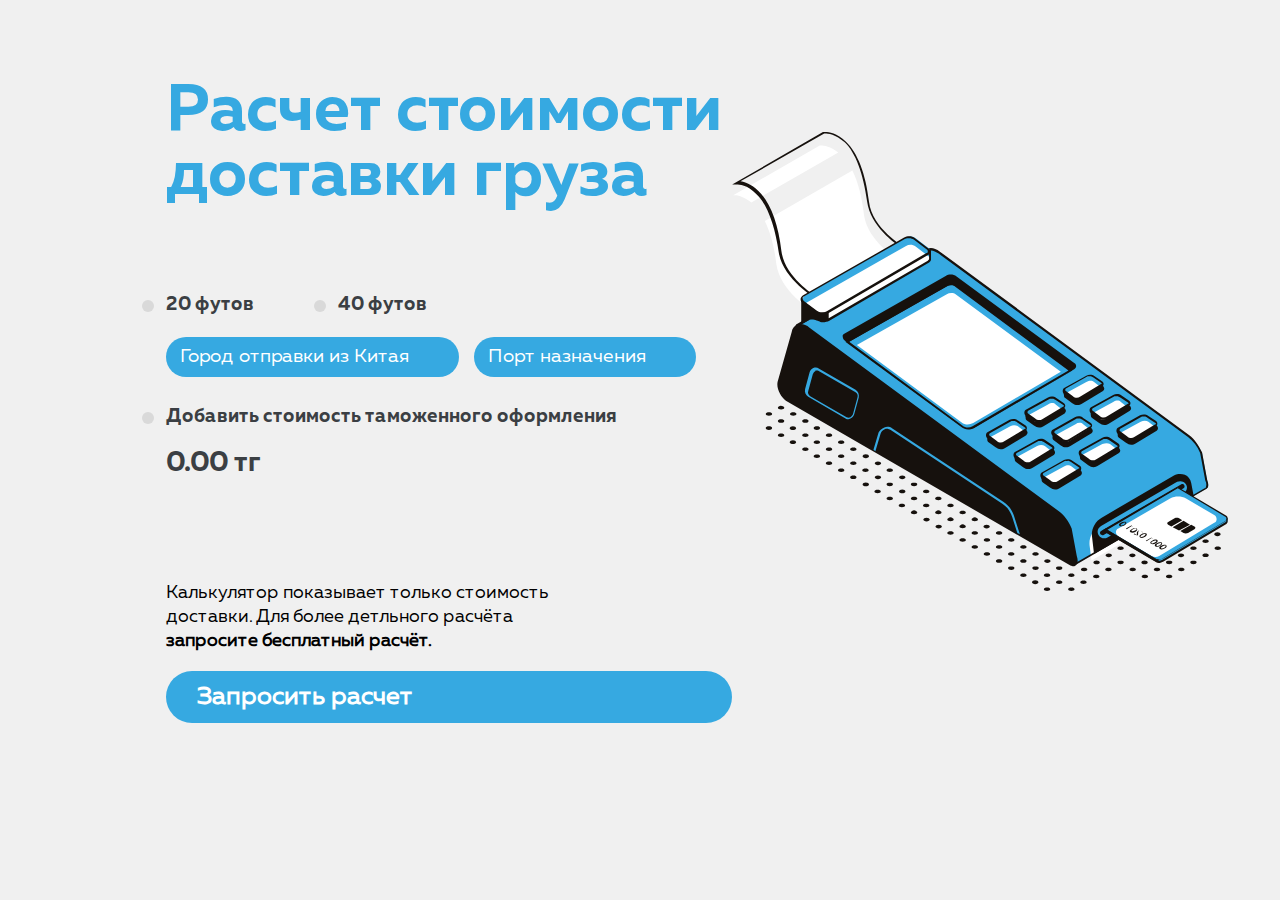
<file: calculator/index.html>
<html lang="en">
<head>
  <meta charset="UTF-8">
  <meta http-equiv="X-UA-Compatible" content="IE=edge">
  <meta name="viewport" content="width=device-width, initial-scale=1.0">
  <!-- Link to the custom CSS -->
  <link rel="stylesheet" href="../assets/css/style.css">
  <title>Calculator</title>
</head>
<body>
  <main>
    <section class="calculator-section">
      <!-- bg-line -->
      <div class="mobile-line">
        <img width="100%" src="../assets/images/mobile-calc-line.svg" alt="../assets/images/mobile-calc-line.svg" />
      </div>

      <!-- Mobile-calc image -->
      <div class="mobile-calc-img">
        <img src="../assets/images/mobile-calc-img.svg" alt="../assets/images/mobile-calc-img.svg" />
      </div>
      <div class="container-calc">
        <div class="calculator__outer">


          <div class="calculator__inner">
            <!-- Заголовок -->
            <div class="calculator__title">
              <p>Расчет стоимости доставки груза</p>
            </div>

            <!-- Калькулятор -->
            <div class="calculator">
              <div class="calculator-line-one">
                <span class="calc-span-left calc-foots">20 футов</span>
                <span class="calc-span-right calc-foots">40 футов</span>
              </div>
              <div class="calculator-line-two">
                <select name="city-select" id="city-select" class="calculator-select-box">
                  <option class="calc-select-box-label" value="" disabled selected hidden>Город отправки из Китая</option>
                  <option value="Nankin">Пекин</option>
                  <option value="Beijing">Нанкин</option>
                  <option value="Shanghai">Гаунчжоу</option>
                  <option value="Nando">Шанхай</option>
                </select>
                <select name="port-select" id="port-select" class="calculator-select-box">
                  <option value="calc-select-box-label" disabled selected hidden>Порт назначения</option>
                  <option value="">Пекин</option>
                  <option value="">Нанкин</option>
                  <option value="">Гуанчжоу</option>
                  <option value="">Шанхай</option>
                </select>
              </div>

              <!-- Строка-третья -->
              <div class="calc-transcript">
                <!-- Transcript-span -->
                <span class="transcript-title calc-span">Добавить стоимость таможенного оформления</span>
                <span class="price">0.00 тг</span>

              </div>

              <!-- Calc-subtext -->
              <div class="calc-subtext">
                <p>Калькулятор показывает только стоимость доставки. Для более детльного расчёта <strong>запросите бесплатный расчёт.</strong></p>
              </div>

              <div class="calc-btn">
                <button class="btn-blue">Запросить расчет</button>
              </div>


            </div>

          </div>
          
          <!-- Image -->
          <div class="calculator__outer-img-wrap">
            <img class="calc-img" src="../assets/images/calculator-img.svg" alt="../assets/images/calculator-img.svg">
          </div>
        </div>
      </div>
    </section>
  </main>




</body>
</html>
</file>
<file: assets/css/style.css>
/* Код для подключения шрифта в /css/stylename.css */
@font-face { 
  font-family: "MullerBold";
  src: url("../fonts/MullerBold.woff") format("woff");
  font-style: normal;
  font-weight: 700;
}

/* Код для подключения шрифта в /css/stylename.css */
@font-face { 
  font-family: "MullerRegular";
  src: url("../fonts/MullerRegular.woff") format("woff");
  font-style: normal;
  font-weight: 400;
}



/** Custom properties */
:root {
  /** Custom color properties */
  --black: #000;
  --white: #fff;
  --sky-blue: #36A9E1;
  --silver-main: #f0f0f0;
  --gray-main: #3B3F43;
  --gray-d9: #d9d9d9;



  /** Custom typography */
  --fs-1: 100px;
  --fs-2: 28px;
  --fs-3: 18px;

  --lh-1: 95px;
  --lh-2: 36px;
  --lh-3: 24px;
  --lh-4: 18px;

  --ff-muller-bold: "MullerBold", sans-serif;
  --ff-muller-reg: "MullerRegular", sans-serif;

  --fw-700: 700;
  --fw-400: 400;
}

/*-----------------------------------*\
  #RESET
\*-----------------------------------*/

*, *::before, *::after {
  margin: 0;
  padding: 0;
  box-sizing: border-box;
}

li { list-style: none; }

a {
  color: inherit;
  text-decoration: none;
  cursor: pointer;
}

a, img, span, input, button, ion-icon { display: block; }

img { height: auto; }

input, button {
  background: none;
  border: none;
  font: inherit;
}

input { width: 100%; }

button { cursor: pointer; }

ion-icon { pointer-events: none; }

address { font-style: normal; }

html {
  font-family: var(--ff-muller-reg);
  background-color: #f0f0f0;
  font-size: var(--fs-3);
  line-height: 26px;
  font-weight: var(--fw-400);
  scroll-behavior: smooth;
}

body {
  color: var(--gray-main);
}

/* :focus-visible { outline-offset: 4px; }
::-webkit-scrollbar { width: 10px; }
::-webkit-scrollbar-track { background-color: var(--silver-main); }
::-webkit-scrollbar-thumb { background-color: #4d4d4d; border-radius: 33px; } */

::placeholder {
  color: #fff;
  opacity: 1;
}

::ms-input-placeholder { color: #fff; }

::ms-input-placeholder { color: #fff; }

.btn-white {
  background: var(--white);
  color: var(--sky-blue);
  border: 1px solid var(--sky-blue);
  border-radius: 33px;
  padding: 10px 14px;
  /* font-size: 18px; */
  line-height: 18px;
  font-weight: var(--fw-400);
}

.btn-blue {
  width: max-content;
  background: var(--sky-blue);
  border: none;
  color: var(--white);
  font-size: var(--fs-3);
  line-height: var(--lh-4);
  padding: 10px 14px;
  border-radius: 33px;


}



/********************************************************************************************************************************************************************************************
  - # Main
********************************************************************************************************************************************************************************************/
main { width: 100%; background: var(--silver-main); }

.head {
  width: 100%;
  height: auto;
  background: var(--sky-blue);
  border-radius: 0 0 50px 50px;
  position: relative;
  overflow: hidden;
}

.head-bg-lines-wrap {
  position: absolute;
  z-index: 1;
  top: -13px;
  left: -251px;
}

.mobile-bg-lines-wrap {
  display: none;

}

.head-bg-lines {
  width: 2606px;
  height: 1522px;
}

.head-container {
  width: 78%;
  margin: 0 auto;
  position: relative;
  z-index: 10;
}

.head__outer {
  width: 100%;
  margin-block-start: 88px;
  margin-block-end: 160px;
}

.header-wrap {
  width: 100%;
}

header {
  width: 1237px;
  margin: 0 auto;
  background-color: var(--white);
  border-radius: 100px;
  padding-left: 72px;
  padding-right: 16px;
  padding-top: 12px;
  padding-bottom: 12px;
  display: flex;
  justify-content: space-between;
}

.desktop-navbar {
  display: flex;
  justify-content: center;
  align-items: center;
  gap: 32px;

}

.desktop-navbar a {
  color: var(--sky-blue);
}

.tel-btn-group {
  display: flex;
  gap: 38px;
}

.desktop-tel-wrap {
  color: var(--sky-blue);
  display: flex;
  justify-content: center;
  align-items: center;
}

.toolbar-mobile {
  display: none;
}

.menu-mobile ion-icon {
  color: var(--white);
  font-size: 42px;
}

.menu-mobile {
  position: absolute;
  top: 40px;
  left: 0;
}

.toolbar-phone {
  position: absolute;
  top: 40px;
  right: 0;
}

.navbar {
  width: 318px;
  height: 100vh;
  background-color: var(--white);
  border-radius: 0 45px 45px 0;
  padding-top: 48px;
  padding-left: 20px;
  display: flex;
  flex-direction: column;
  position: fixed;
  top: 0;
  left: -318px;
  gap: 36px;
  z-index: 20;
  transition: 0.25s ease;
}

.navbar.active {
  left: 0;
}

.overlay {
  width: 100%;
  height: 100vh;
  background: #000;
  opacity: 0.8;
  position: fixed;
  top: 0;
  left: 0;
  z-index: 15;
  transition: 0.25s ease;
  display: none;
}

.overlay.active {
  display: block;
}

.navbar-menu ion-icon {
  color: var(--sky-blue);
  font-size: 42px;
}

.navbar-list {
  display: flex;
  flex-direction: column;
  gap: 25px;
}

.navbar-list-item {
  width: max-content;
  font-family: var(--ff-muller-reg);
  font-size: var(--fs-3);
  color: var(--sky-blue);
  background: transparent;
  border: 1px solid var(--sky-blue);
  border-radius: 33px;
  padding: 7px 14px;
}

.hero {
  width: 100%;
  padding-block-start: 88px;
}

.hero__title {
  font-family: var(--ff-muller-bold);
  font-weight: var(--fw-700);
  font-size: var(--fs-1);
  line-height: 100px;
  color: var(--white);
  display: flex;
  justify-content: center;
  margin-bottom: 86px;
}

.hero__title p {
  width: 52%;
  text-align: center;
}

.hero-mobile__ship {
  width: 100%;
  display: flex;
  justify-content: center;
  margin-bottom: 40px;
}

.hero-mobile {
  width: 100%;
}

.ship-mobile {
  width: 127px;
  height: 112px;
}

.hero-mobile {
  display: none;
}

.hero-mobile__title {
  font-family: var(--ff-muller-bold);
  font-weight: var(--fw-700);
  font-size: 50px;
  line-height: 57px;
  color: var(--white);
  display: flex;
  justify-content: center;
  margin-bottom: 58px;
}

.hero-mobile__title p {
  width: 60%;
  text-align: center;
}


.hero__subtext {
  width: 100%;
  font-family: var(--ff-muller-reg);
  font-weight: var(--fw-400);
  color: var(--black);
  font-size: 18px;
  line-height: 24px;
  gap: 18px;

  display: flex;
  flex-direction: column;
  justify-content: center;
  margin-bottom: 35px;


}

.hero__subtext-top, .hero__subtext-bottom {
  width: 100%;
  display: flex;
  justify-content: center;
}

.hero__subtext-top p {
  width: 34%;
  text-align: center;
}

.hero__subtext-dot {
  width: 100%;
  display: flex;
  justify-content: center;
}

.hero__subtext-bottom p {
  width: 32%;
  text-align: center;
}

.hero-mobile__subtext {
  width: 100%;
  font-family: var(--ff-muller-reg);
  font-weight: var(--fw-400);
  color: var(--black);
  font-size: 18px;
  line-height: 24px;
  gap: 18px;

  display: flex;
  flex-direction: column;
  justify-content: center;
  margin-bottom: 59px;
}

.hero-mobile__subtext-top, .hero-mobile__subtext-bottom {
  display: flex;
  justify-content: center;
}

.hero-mobile__subtext-top p {
  width: 56%;
  text-align: center;
}

.hero-mobile__subtext-dot {
  width: 100%;
  display: flex;
  justify-content: center;
}

.hero-mobile__subtext-bottom p {
  width: 56%;
  text-align: center;
}


.hero-form {
  width: 100%;
  display: flex;
  justify-content: space-between;
}


.form__input-group {
  display: flex;
  justify-content: center;
  align-items: center;
  gap: 25px;
}

.form__input {
  width: 300px;
  background: transparent;
  font-family: var(--ff-muller-reg);
  font-weight: var(--fw-400);
  color: var(--white);
  font-size: 18px;
  line-height: 24px;
  border-bottom: 1px solid var(--white);
  padding: 7px 0;

  appearance: none;
  background: none;
  outline: none;
}

.group-img {
  display: none;
}

.hero-mobile__form {
  width: 100%;
  display: flex;
  flex-direction: column;
  gap: 53px;
}

.hero-mobile__form-input-group {
  display: flex;
  flex-direction: column;
  gap: 25px;
}

.hero-mobile__form-input {
  width: 100%;
  display: flex;
  justify-content: center;
}

.hero-mobile__form-input-group button {
  width: 300px;
  color: #000;
}

.hero-mobile__form-btn {
  display: flex;
  justify-content: center;
}

.hero-mobile__form-img-group {
  display: flex;
  justify-content: space-between;
}



.services { 
  width: 100%;
  background: url("../images/main-bg.png") 0 260px no-repeat;
  color: var(--gray-main);
  padding-block-start: 98px;
  padding-block-end: 1538px;
}

.container {
  width: 63%;
  margin: 0 auto;
}

.services__inner { position: relative; }

.services__title {
  font-family: var(--ff-muller-bold);
  font-weight: var(--fw-700);
  font-size: var(--fs-1);
  line-height: var(--lh-1);
  margin-bottom: 42px;
}

.txt-block-one {
  width: 41%;
}

.txt-block {
  display: flex;
  flex-direction: column;
  gap: 24px;
}

.txt-block__title {
  font-weight: var(--fw-700);
  font-size: 28px;
  line-height: 36px;
  color: #36A9E1;
}

.txt-block__content {
  display: flex;
  flex-direction: column;
  gap: 24px;
}








.txt-block-one-top {
  display: flex;
  flex-direction: column;
  gap: 32px;
  margin-bottom: 29px;
}

.txt-block-one__line-separator {
  width: 100%;
  margin-bottom: 39px;
}

.txt-block-one-bottom {
  display: flex;
  flex-direction: column;
  gap: 32px;
}

.txt-block {
  position: absolute;
  top: 980px;
  left: 0;
}

.txt-block__title {
  font-size: 28px;
  line-height: 36px;
}

.block__title-one {
  width: 36%;
}

.block__content-one {
  width: 48%;
}


.txt-block-three {
  position: absolute;
  top: 1517px;
  left: 740px;
}

.block__title-three {
  margin-bottom: 19px;
}

.block__content-three {
  width: 80%;

}

.txt-block-four {
  position: absolute;
  top: 1950px;
  left: 50px;
}

.block__title-four {
  width: 32%;
  margin-bottom: 24px;
}

.block__content-four {
  width: 36%;
}



/***************************************************************************************************************************************************************************************************************************************************************
  -# CALCULATOR SECTION
***************************************************************************************************************************************************************************************************************************************************************/
.calculator-section {
  width: 100%;
  position: relative;
  background-color: var(--silver-main);
}

.container-calc { width: 80%; margin: 0 auto; }

.calculator__outer {
  width: 100%;
  margin-block-start: 118px;
  margin-block-end: 18px;
  display: flex;
}

.calculator__title {
  width: 80%;
  font-family: var(--ff-muller-bold);
  font-weight: var(--fw-700);
  font-size: var(--fs-1);
  line-height: var(--lh-1);
  color: var(--sky-blue);
  margin-bottom: 120px;
}

.calculator {
  width: 100%;
}

.calculator-one {
  width: 100%;
}

.calculator-line-one {
  width: 100%;
  display: flex;
  gap: 84px;
  margin-bottom: 20px;
}

.calc-foots, .calc-span {
  font-family: var(--ff-muller-bold);
  font-weight: var(--fw-700);
  font-size: var(--fs-2);
  line-height: var(--lh-2);
  color: #3B3F43;
  position: relative;
}

.calc-foots::before {
  content: "";
  position: absolute;
  left: -24px;
  top: 8px;
  width: 12px;
  height: 12px;
  background-color: var(--gray-d9);
  border-radius: 50%;
}

.calculator-line-two {
  width: 100%;
  display: flex;
  gap: 15px;
  margin-bottom: 27px;
}

.calculator-select-box {
  width: max-content;
  font-family: var(--ff-muller-reg);
  line-height: 24px;
  appearance: none;
  border: none;
  outline: none;
  background-color: var(--sky-blue);
  padding-top: 10px;
  padding-bottom: 10px;
  padding-left: 14px;
  padding-right: 50px;
  border-radius: 33px;
  display: grid;
  color: var(--white);
  font-size: 28px;
  cursor: pointer;
  position: relative;
}

.calculator-select-box option {
  background-color: var(--white);
  color: var(--black);
}


.calc-transcript {
  width: 100%;
  font-family: var(--ff-muller-bold);
  font-weight: var(--fw-700);
  font-size: 28px;
  line-height: 36px;
  color: #3B3F43;
  position: relative;
  margin-bottom: 100px;

}

.transcript-title {
  position: relative;
  margin-bottom: 16px;
}

.transcript-title::before {
  content: "";
  position: absolute;
  width: 12px;
  height: 12px;
  border-radius: 50%;
  top: 8px;
  left: -24px;
  background-color: var(--gray-d9); 
}

.calc-subtext {
  width: 49%;
  font-family: var(--ff-muller-reg);
  font-weight: var(--fw-400);
  color: var(--black);
  font-size: var(--fs-3);
  line-height: var(--lh-3);
  margin-bottom: 23px;
}

.calc-btn button {
  width: 825px;
  text-align: left;
  padding-top: 17px;
  padding-bottom: 17px;
  padding-left: 31px;
  font-weight: var(--fw-700);
  font-size: var(--fs-2);
  color: var(--white);
}

.calculator__outer-img-wrap {
  display: flex;
  justify-content: center;
  align-items: center;
}

.calculator__inner {
  width: 62%;
}

.mobile-calc-img {
  width: 100%;
  display: flex;
  justify-content: center;
}

.mobile-line {
  width: 100%;
  position: absolute;
  display: none;
}

 .mobile-calc-img { display: none; }

 

/*******************************************************************************************************************************************************************************
  - # Tabbed Navigation
*******************************************************************************************************************************************************************************/
.tabbed-nav-section {
  width: 100%;
  padding-block-start: 187px;
  padding-block-end: 164px;
  overflow: hidden;
}

.tabbed-container {
  width: 1237px;
  margin: 0 auto;
}

.tabbed-nav__title {
  font-family: var(--ff-muller-bold);
  font-weight: var(--fw-700);
  font-size: var(--fs-1);
  line-height: var(--lh-1);
  color: var(--sky-blue);

  display: flex;
  justify-content: center;
  margin-bottom: 69px;
}

.tabbed-nav.at-accordion-or-tabs > li > a {
  font-family: var(--ff-muller-bold);
  font-weight: var(--fw-700);
  color: #16110D;
  font-size: 28px;
  line-height: 36px;

}

.tabbed-nav.at-accordion-or-tabs.at-tabs > li > a.active {
  background: var(--sky-blue);
  color: var(--white);
  border-radius: 28px 28px 0 0;
  border: none;
}



.tabbed-nav-link.active {
  background-color: var(--sky-blue);
}


.tabbed-nav.at-accordion-or-tabs.at-tabs > li > section {
  width: 100%;
  margin: 0 auto;
  height: 695px;
  background-color: var(--sky-blue);
  position: relative;
  border-radius: 28px;
}

.tabbed-nav.at-accordion-or-tabs.at-tabs > li > .tab-kz.active ~ section {
  border-radius: 0 28px 28px 28px;
}

.tab-desktop-bg-wrap {
  position: absolute;
  bottom: 0;
  right: 0;
}

.tab-info {
  width: 333px;
  height: 197px;
  position: absolute;
  top: 42px;
  left: 47px;
}

.tab-info__title {
  width: 100%;
  font-family: var(--ff-muller-bold);
  font-weight: var(--fw-700);
  font-size: 28px;
  line-height: 36px;
  color: var(--white);
  border: 1px solid var(--white);
  border-radius: 22px;
  padding: 3px 10px;
  margin-bottom: 28px;
  display: flex;
  justify-content: center;
}

.tab-info__txt-wrap {
  width: 100%;
  color: var(--white);
  display: flex;
  flex-direction: column;
  gap: 32px;


}

.tab-info__txt-phones {
  width: 100%;
  display: flex;
  flex-direction: column;
}



/*******************************************************************************************************************************************************************************
  - # Mobile-tabbed navigation
*******************************************************************************************************************************************************************************/
.mobile-tabbed-nav {
  width: 100%;
  position: relative;
  display: none;
}

.moble-tabbed-nav__tab-wrap {
  width: 100%;
  display: flex;
  justify-content: center;
}

.mobile-tabbed-nav__tab {
  background-color: var(--sky-blue);
  font-family: var(--ff-muller-bold);
  font-weight: var(--fw-700);
  font-size: var(--fs-2);

  color: var(--white);
  padding: 14px 32px;
  line-height: 36px;
  border-radius: 28px 28px 0 0;
}

.mobile-tabbed-nav section {
  width: 100%;
  height: 914px;
  border-radius: 28px;
  background-color: var(--sky-blue);
  margin-top: -2px;
  position: relative;
  padding-top: 48px;
}

.mobile-tab-nav-img-wrap {
  position: absolute;
  bottom: -65px;
  left: 18%;
}

.mobile-tab-nav__txt-wrap {
  width: 78%;
  display: flex;
  flex-direction: column;
  gap: 28px;
}

.mobile-tab-nav__bottom-wrap {
  width: 100%;
  display: flex;
  justify-content: center;
}

.mobile-tab-nav__txt-title {
  width: max-content;
  font-family: var(--ff-muller-bold);
  font-weight: var(--fw-700);
  font-size: 30px;
  line-height: var(--lh-2);
  color: var(--white);

  border: 1px solid var(--white);
  border-radius: 22px;
  padding: 6px 22px;
  display: flex;

}

.mobile-tab-nav__txt {
  color: var(--white);
  font-size: 20px;
  line-height: 24px;
  display: flex;
  flex-direction: column;
  gap: 22px;
}

.mobile-tabbed-nav .slick-slide {
  margin: 0 40px;
}

.mobile-tabbed-nav .slick-track {
  display: flex;

}

/* .mobile-tabbed-nav .slick-list {
  overflow: hidden;
} */

.mobile-tabbed-nav .slider-top-arrow {
  width: 53px;
  height: 53px;
  border-radius: 50%;
  border: 2px solid var(--black); 
  background-color: var(--silver-main);
  display: flex;
  justify-content: center;
  align-items: center;
  position: absolute;
  top: 0;
  z-index: 10;
}

.mobile-tabbed-nav .slider-top-arrow ion-icon {
  font-size: 35px;
  color: var(--black);
}

.mobile-tabbed-nav .slider-top-arrow.left-arrow {
  left: 180px;
}

.mobile-tabbed-nav .slider-top-arrow.right-arrow {
  right: 180px;
}








































@media only screen and (max-width: 2707px) {
  .calculator__inner {
    width: 80%;
  }

  .calculator__title {
    width: 100%;
  }


}


@media only screen and (max-width: 2283px) {
  .calculator__inner {
    width: 94%;
  }

  .calculator__title {
    width: 100%;
  }


}


@media only screen and (max-width: 1920px) {
  .container-calc {
    width: 76%;
    margin: 0 auto;
  }
}


@media only screen and (max-width: 1795px) {
  .txt-block-one {
    width: 51%;
  } 

  .block__content-three {
    width: 86%;
  }

  .head__outer {
    margin-block-start: 82px;
  }

  .calculator__inner {
    width: 70%;
  }

  .calculator__title {
    width: 100%;
    font-size: 93px;
    line-height: 89px;
    margin-bottom: 120px;
  }

  .calc-subtext {
    width: 60%;
  }

  .container-calc {
    width: 86%;
    margin: 0 auto;
  }

  .calc-foots {
    font-size: 23px;
    line-height: 30px;
  }

  .calc-span {
    font-size: 23px;
    line-height: 30px;
  }

  .calc-btn button {
    width: 688px;
    font-size: 26px;
  }

  .calc-subtext {
    margin-bottom: 20px;
  }

  .calc-img {
    width: 496px;
    height: 459px;
  }

  .calculator__inner {
    width: 100%;
  }

  .calculator-select-box {
    line-height: 20px;
    font-size: 26px;
  }

}

@media only screen and (max-width: 1692px) {
  .txt-block-four {
    left: 65px;
  }
  
  .block__title-four {
    width: 36%;
    margin-bottom: 24px;
  }
  
  .block__content-four {
    width: 36%;
  }

  .head__outer {
    margin-block-start: 78px;
  }
}

@media only screen and (max-width: 1640px) {
  .hero-form {
    width: 100%;
    display: flex;
    justify-content: space-between;
  }

  .hero__subtext {
    margin-bottom: 60px;
  }

  .hero-form {
    width: 100%;
    display: flex;
    flex-direction: column;
    gap: 53px;
  }

  .form-img {
    display: none;
  }

  .group-img {
    display: flex;
    justify-content: space-between;
  }
}

@media only screen and (max-width: 1600px) {
  .block__content-three {
    width: 100%;
  }

  .calculator__title {
    width: 100%;
    font-size: 83px;
    line-height: 79px;
    margin-bottom: 100px;
  }
}

@media only screen and (max-width: 1562px) {
  .txt-block-three {
    top: 1400px;
  }

  .head__outer {
    margin-block-start: 72px;
  }

  .services {  
    background: url("../images/main-bg.png") -40px 260px no-repeat;
  }
}

@media only screen and (max-width: 1500px) {
  html {
    font-size: 14px;
    line-height: 19px;
  }
  
  
  .services {  
    background: url("../images/bg-1500.png") 0 166px no-repeat;
    padding-block-end: 1235px;
  }

  .services__title {
    font-size: 78px;
    line-height: 74px;
    margin-bottom: 33px;
  }

  .txt-block-one-top {
    gap: 25px;
    margin-bottom: 23px;
  }
  
  .txt-block-one-bottom {
    gap: 25px;
  }

  .txt-block {
    position: absolute;
    top: 720px;
    left: 0;
  }
  
  .txt-block__title {
    font-size: 22px;
    line-height: 28px;
  }

  .txt-block-three {
    top: 1090px;
    left: 560px;
  }

  .txt-block-four {
    position: absolute;
    top: 1450px;
    left: 30px;
  }
  
  .block__title-four {
    width: 36%;
    margin-bottom: 24px;
  }
  
  .block__content-four {
    width: 36%;
  }

  .head__outer {
    margin-block-start: 69px;
  }


  .hero__title {
    font-size: 78px;
    line-height: 78px;
  }

  .hero__subtext {
    font-size: 16px;
    gap: 16px;
  }
  
  .hero__title {
    margin-bottom: 68px;
  }

  .hero__subtext-top p {
    width: 40%;
  }

  
  .hero__subtext-bottom p {
    width: 40%;
  }



  .head-bg-lines {
    width: 2036px;
    height: 1189px;
  }

  header {
    width: 966px;
    padding-left: 45px;

  }

  .head-bg-lines-wrap {
    left: -200px;
  }

}

@media only screen and (max-width: 1440px) {
  .calculator__title {
    width: 100%;
    font-size: 76px;
    line-height: 84px;
    margin-bottom: 112px;
  }

  .calc-subtext {
    width: 70%;
  }

  .container-calc {
    width: 86%;
    margin: 0 auto;
  }

  .calc-foots {
    font-size: 20px;
    line-height: 27px;
  }

  .calc-span {
    font-size: 20px;
    line-height: 27px;
  }

  .calc-btn button {
    width: 688px;
    font-size: 20px;
  }

  .calc-subtext {
    margin-bottom: 17px;
  }



  /*****************************
  -# OUR FEATURES
  *****************************/
  
  .our-features { overflow: hidden; }

  .our-features__title-wrap {
    font-size: 75px;
    line-height: 42px;
    margin-bottom: 24px;
  }

  .slider-top {
    margin-bottom: 46px;
  }
  
  .our-features__subtitle {
    margin-bottom: 46px;
  }


  .slider-top__block-inner-title {
    font-size: 19px;
    line-height: 22px;
  }
  
  .slider-top__block-inner-title p {
    width: 80%;
  }

  .slider-top__content {
    gap: 45px;
  }



  .slider-top-arrow {
    width: 62px;
    height: 62px;
    font-size: 32px;
  }

  .left-arrow {
    left: -70px;
  }

  .right-arrow {
    right: -70px;
  }


  .our-features__bottom-frame-img {
    width: 853px;
    height: 594px;
  }

  .our-features__bottom-bg-frame {
    width: 100%;
    display: flex;
    justify-content: center;
  }

  .our-features__bottom-img-group-img {
    width: 307px;
    height: 65px;
  }

  .our-features__bottom-img-group-div {
    padding-left: 0;
    margin-bottom: 15px;
  }

  .certificate-img {
    width: 242px;
    height: 329px;
  }

  .slider-bottom {
    top: 236px;
    left: 216px;
    display: flex;
  }


  .our-features__bottom-img-group-wrap {
    top: 40px;
  }

  .our-features__bottom-subtxt {
    font-size: 14px;
    line-height: 20px;
  }
  
  .our-features__bottom-subtxt p {
    width: 24%;
  }

  .certificates__item-img {
    width: 254px;
    height: 323px;
  }

  .certificates-wrap {
    top: 227px;
    left: 217px;
  }

  .certificates-wrap .slick-slide {
    margin: 0;
  }

  .certificates-wrap .slick-list {
    width: 100%;
  }

  .certificates-wrap .slick-list {
    width: 828px;
  }




/*****************************************
  -# TABBED
*******************************************/

  .tabbed-container {
    width: 825px;
  }

  .tabbed-nav.at-accordion-or-tabs.at-tabs > li > section {
    height: 462px;
  }

  .tabbed-nav.at-accordion-or-tabs > li > a {
    font-size: 19px;
    line-height: 24px;
  }

  .tab-desktop-bg-img {
    width: 751px;
    height: 401px;
  }

  .tab-info__title {
    font-size: 19px;
    line-height: 24px;
    margin-bottom: 20px;
  }

  .tab-info {
    width: 252px;
    height: 131px;
  }
  
  .tab-info__txt-wrap {
    gap: 18px;
  }

  .tabbed-nav__title {
    font-size: 75px;
    line-height: 27px;
    margin-bottom: 52px;
  }

}

@media only screen and (max-width: 1318px) {
  .txt-block-one {
    width: 58%;
  } 

  .calculator__outer {
    margin-block-start: auto;

  }



  .calculator__inner {
    width: 100%;
    margin-block-start: 80px;
  }

  .calculator__outer-img-wrap {
    position: relative;
    z-index: 10;

  }

  .calculator__title {
    width: 100%;
    font-size: 66px;
    line-height: 65px;
    margin-bottom: 82px;
  }



  .calc-foots {
    font-size: 19px;
    line-height: 25px;
  }

  .calc-span {
    font-size: 19px;
    line-height: 25px;
  }

  .calc-btn button {
    width: 566px;
    font-size: 25px;
  }

  .calc-subtext {
    margin-bottom: 18px;
  }




  .calculator-select-box {
    line-height: 20px;
    font-size: 19px;
  }

  .container-calc {
    width: 74%;
  }
}

@media only screen and (max-width: 1280px) {
  .desktop-tel-wrap {
    display: none;
  }

  .head__outer {
    margin-block-start: 59px;
  }

  .head-bg-lines-wrap {
    top: 70px;
    left: 45px;
  }

  header {
    width: 825px;
    padding-left: 45px;
  }

  .head-bg-lines {
    width: 1737px;
    height: 1015px;
  }

  .head-bg-lines-wrap {
    top: 80px;
    left: -200px;
  }

}

@media only screen and (max-width: 1240px) {
  .services {  
    background: url("../images/bg-1500.png") -40px 166px no-repeat;
  }
}

@media only screen and (max-width: 1230px) {
  .txt-block-four {
    position: absolute;
    top: 1450px;
    left: 76px;
  }
  
  .block__title-four {
    width: 40%;
    margin-bottom: 20px;
  }
  
  .block__content-four {
    width: 40%;
  }
}

@media only screen and (max-width: 1170px) {
  .services {  
    background: url("../images/bg-1170.png") 0 140px no-repeat;
    padding-block-start: 60px;
    padding-block-end: 942px;

  }

  html {
    font-size: 11px;
    line-height: 15px;
  }

  .services__title {
    font-size: 61px;
    line-height: 58px;
    margin-bottom: 26px;
  }

  .txt-block-one-top {
    gap: 20px;
    margin-bottom: 18px;
  }

  .txt-block-one__line-separator {
    width: 100%;
    margin-bottom: 18px;
  }
  
  .txt-block-one-bottom {
    gap: 20px;
  }

  .txt-block-one {
    width: 42%;
  } 

  .txt-block {
    top: 586px;
    gap: 20px;
  }
  
  .txt-block__title {
    font-size: 17px;
    line-height: 22px;
  }

  .txt-block-three {
    top: 870px;
    left: 436px;
  }



  .txt-block-four {
    position: absolute;
    top: 1164px;
    left: 30px;
  }
  
  .block__title-four {
    width: 36%;
    margin-bottom: 20px;
  }
  
  .block__content-four {
    width: 36%;
  }

  .head {
    font-size: 14px;
    line-height: 20px;
  }

  .calculator__title {
    width: 80%;
  }

  .calculator__outer {
    width: 100%;
    display: flex;
    flex-direction: column-reverse;

  }

  .calc-img {
    width: 456px;
    height: 409px;
  }

  .mobile-line {
    display: block;
    position: absolute;
    top: 235px;
    z-index: 1;
  }

}

@media only screen and (max-width: 1100px) {
  .head-container { width: 94%; }
  .toolbar-mobile { 
    display: block;
    width: 100%;
    display: flex;
    justify-content: center; 
    position: absolute;
    top: -60px;
  }
  .head__inner { display: none; }

  .head__outer {
    position: relative;
    padding-block-start: 98px;
  }

  .head-bg-lines-wrap {
    display: none;
  }

  .hero-mobile {
    display: block;
  }

  .mobile-bg-lines-wrap {
    display: block;
    position: absolute;
    width: 100%;
    display: flex;
    justify-content: center;
    z-index: 1;
    top: -74px;
    left: 0;
  }


}

@media only screen and (max-width: 1024px) {
  .tabbed-container {
    width: 695px;
  }

  /* .tabbed-nav.at-accordion-or-tabs.at-tabs > li > section {
    height: 427px;
  } */

  .tabbed-nav.at-accordion-or-tabs > li > a {
    font-size: 18px;
    line-height: 22px;
  }

  .tab-desktop-bg-img {
    width: 669px;
    height: 354px;
  }

  .tab-info__title {
    font-size: 19px;
    line-height: 24px;
    margin-bottom: 20px;
  }

  .tab-info {
    width: 245px;
    height: 131px;
  }
  
  .tab-info__txt-wrap {
    gap: 18px;
    font-size: 14px;
  }

  .tabbed-nav__title {
    font-size: 60px;
    line-height: 22px;
    margin-bottom: 42px;
  }

  .our-features {
    height: calc(100% + 200px);
    padding-block-start: 0;
  }

  /** OUR FEATURES */

}

@media only screen and (max-width: 1015px) {
  .txt-block-one {
    width: 48%;
  } 
}

@media only screen and (max-width: 980px) {
  .services {  
    background: url("../images/bg-1170.png") -40px 140px no-repeat;
  }
}

@media only screen and (max-width: 961px) {
  .txt-block-four {
    position: absolute;
    top: 1164px;
    left: 30px;
  }
  
  .block__title-four {
    width: 46%;
    margin-bottom: 20px;
  }
  
  .block__content-four {
    width: 46%;
  }

  .mobile-bg-lines-wrap {
    top: 0;
  }
}

@media only screen and (max-width: 920px) {
  .services {  
    background: url("../images/bg-920.png") 12px 180px no-repeat;
    padding-block-end: 742px;
  }

  .services__title {
    font-size: 48px;
    line-height: 46px;
    margin-bottom: 20px;
  }

  .txt-block-one-top {
    gap: 16px;
    margin-bottom: 14px;
  }

  .txt-block-one__line-separator {
    margin-bottom: 14px;
  }
  
  .txt-block-one-bottom {
    gap: 16px;
  }

  .txt-block-one {
    width: 50%;
  }

  
  .txt-block {
    top: 490px;
  }
  
  .txt-block__title {
    font-size: 13px;
    line-height: 17px;
  }

  .block__title-one {
    width: 28%;
  }

  .txt-block__content {
    gap: 20px;
  }


  .txt-block-three {
    top: 712px;
    left: 336px;
  }


  .txt-block-four {
    position: absolute;
    top: 950px;
    left: 20px;
  }
  
  .block__title-four {
    width: 34%;
    margin-bottom: 12px;
  }
  
  .block__content-four {
    width: 36%;
  }



}

@media only screen and (max-width: 850px) {
  .txt-block { top: 520px; }

  .services {  
    background: url("../images/bg-920.png") 0 219px no-repeat;
  }

  .txt-block-three {
    top: 748px;
  }

  .txt-block-four {
    top: 1000px;
    left: 46px;
  }

  .calculator__title {
    width: 100%;
  }

  .calc-subtext {
    width: 80%;
  }

  /** OUR FEATURES */

}

@media only screen and (max-width: 790px) {
  .block__content-three { width: 140px; }

  .services {  
    background: url("../images/bg-920.png") -28px 219px no-repeat;
  }
}

@media only screen and (max-width: 768px) {
  .head-bg-lines-wrap {
    left: -880px;
  }

  .mobile-bg-lines-wrap {
    top: 10px;
  }

  .tabbed-nav { display: none; }

  .mobile-tabbed-nav {
    display: block;
  }
}

@media only screen and (max-width: 750px) {
  .services {
    padding-block-end: 780px;
  }

  .txt-block-one {
    width: 60%;
  }

  .container-calc {
    width: 87%;
  }

  .calculator__title {
    width: 100%;
    font-size: 50px;
    line-height: 57px;
    margin-bottom: 39px;
  }

  .mobile-line {
    top: 152px;
  }

  .calc-img {
    width: 253px;
    height: 235px;
  }

  .calculator__inner {
    margin-block-start: 16px;
  }

  .calc-foots, .calc-span {
    font-size: 28px;
    line-height: 36px;
  }

  .calc-subtext {
    width: 86%;
    font-size: 18px;
    line-height: 24px;
    margin-bottom: 28px;
  }
  
  .calc-btn button {
    width: 100%;
  }
}


@media only screen and (max-width: 700px) {
  .services {  
    background: url("../images/bg-920.png") -30px 190px no-repeat;
    padding-block-end: 824px;
  }

  .container { width: 65%; }

  .services__title {
    font-size: 37px;
    line-height: 35px;
    margin-bottom: 15px;
  }

  .txt-block-one {
    width: 68%;
  }

  .mobile-bg-lines-wrap {
    top: 42px;
  }

}

@media only screen and (max-width: 680px) {
  .services {
    padding-block-end: 830px;
  }
  
  .tabbed-container {
    width: 592px;
  }

  
  .mobile-tabbed-nav .slick-slide {
    margin: 0 60px;
  }

  .mobile-tab-nav-img-wrap {
    left: 8px;
  }

  .mobile-tabbed-nav .slider-top-arrow.left-arrow {
    left: 124px;
  }

  .mobile-tabbed-nav .slider-top-arrow.right-arrow {
    right: 124px;
  }
}


@media only screen and (max-width: 677px) {
  .services {  
    background: url("../images/bg-920.png") -30px 205px no-repeat;
  }

  .block__content-one { width: 54%; }

  .block__title-one {
    width: 36%;
  }

  .block__title-four {
    width: 50%;
  }
}

@media only screen and (max-width: 650px) {
  .txt-block-four {
    position: absolute;
    top: 960px;
    left: 20px;
  }
  
  .block__title-four {
    width: 44%;
    margin-bottom: 12px;
  }
  
  .block__content-four {
    width: 58%;
  }
}

@media only screen and (max-width: 640px) {
  .services {  
    background: url("../images/bg-920.png") -38px 200px no-repeat;
  }

  .txt-block-one {
    width: 72%;
  }

}


@media only screen and (max-width: 600px) {
  .services {  
    background: url("../images/bg-600.png") -175px 23px no-repeat;
    padding-block-start: 408px;
    padding-block-end: 2510px;
  }

  .container { width: 87%; }

  .txt-block-one {
    width: 75%;
  }

  .services__title {
    font-size: 65px;
    line-height: 95px;
  }

  html {
    font-size: 18px;
    line-height: 24px;
  }

  .txt-block-one-top {
    gap: 24px;
    margin-bottom: 29px;
  }

  .txt-block-one__line-separator {
    margin-bottom: 29px;
  }
  
  .txt-block-one-bottom {
    gap: 24px;
  }

  .txt-block__title {
    font-size: 28px;
    line-height: 36px;
  }

  .txt-block {
    top: 1320px;
  }

  .block__title-one {
    width: 64%;
  }

  .block__content-one {
    width: 80%;
  }

  .block__content-three { width: 100%; }

  .txt-block-three {
    top: 2186px;
    left: 0;
  }

  .block__content-three {
    width: 78%;
  
  }

  .txt-block-four {
    top: 3020px;
    left: 0;
  }
  
  .block__title-four {
    width: 80%;
    margin-bottom: 12px;
  }
  
  .block__content-four {
    width: 72%;
  }

  .mobile-bottom-train {
    width: 79px;
    height: 66px;
  }

  .mobile-bottom-plane {
    width: 70px;
    height: 56px;
  }

  .mobile-bottom-truck {
    width: 59px;
    height: 64px;
  }

  .mobile-bg-lines-wrap {
    top: 88px;
  }

  .head__outer {
    margin-block-end: 53px;
  }

  .calculator-line-two {
    flex-direction: column;
  }

  .calculator-select-box {
    width: 304px;
  }

  .tabbed-container {
    width: 582px;
  }

  .mobile-tab-nav-img-wrap {
    left: -40px;
    bottom: -46px;
  }



  .mobile-tab-nav__txt {
    font-size: 18px;
    line-height: 24px;
  }

  .mobile-tab-nav__txt-title {
    font-size: 28px;
  }

  .mobile-tab-nav__txt-wrap {
    width: 90%;
  }

  .mobile-tabbed-nav section {
    width: 100%;
  }  



  /** OUR FEATURES */



}

@media only screen and (max-width: 540px) {
  .hero-mobile__title p {
    width: 80%;
  }

  .mobile-bg-lines-wrap {
    top: 114px;
  }

  .tabbed-container {
    width: 480px;
  }


  .mobile-tabbed-nav section {
    width: 100%;
  }  

  .mobile-tabbed-nav .slick-list .slick-track .slick-slide {
    margin: 0 30px;
  }

  .mobile-tabbed-nav .slider-top-arrow.right-arrow {
    right: 74px;
  }

  .mobile-tabbed-nav .slider-top-arrow.left-arrow {
    left: 74px;
  }
}

@media only screen and (max-width: 480px) {

  .mobile-tabbed-nav section {
    width: 420px;
  } 

  .mobile-tabbed-nav .slick-list .slick-track .slick-slide {
    margin: 0 20px;
  }
}

@media only screen and (max-width: 460px) {
  .services {  
    background: url("../images/bg-460.png") -134px 23px no-repeat;
  }

  .container { width: 87%; }

  .txt-block-one {
    width: 100%;
  }

  .services {  
    background: url("../images/bg-600.png") -175px 23px no-repeat;
    padding-block-start: 368px;
  }


  .txt-block {
    top: 1350px;
  }

  .block__title-one {
    width: 68%;
  }

  .block__content-one {
    width: 92%;
  }

  .txt-block-three {
    top: 2230px;
  }

  .block__content-three {
    width: 100%;
  
  }

  .txt-block-four {
    top: 3060px;
    left: 0;
  }
  
  .block__title-four {
    width: 90%;
    margin-bottom: 12px;
  }
  
  .block__content-four {
    width: 100%;
  }

  .head-bg-lines-wrap {
    left: -930px;
  }

  .head__outer {
    padding-block-start: 78px;
  }

  .ship-mobile {
    width: 76px;
    height: 67px;
  }

  .hero-mobile__subtext-top p {
    width: 68%;
  }

  .hero-mobile__subtext-bottom p {
    width: 70%;
  }


  .mobile-tab-nav__txt-wrap {
    width: 82%;
  }
 

  .mobile-tabbed-nav section {
    width: 400px;
  } 

  .mobile-tabbed-nav .slick-list .slick-track .slick-slide {
    margin: 0 30px;
  }

  .mobile-tab-nav-img-wrap {
    left: -28px;
  }
 
  .tabbed-nav__title {
    font-size: 50px;
  }

  /** OUR FEATURES */
}

@media only screen and (max-width: 440px) {
  .mobile-tabbed-nav section {
    width: 380px;
  } 

  .mobile-tab-nav-img-wrap {
    left: -36px;
  }

  .tabbed-nav__title {
    font-size: 43px;
    display: flex;
    justify-content: flex-start;
    padding-left: 90px;
  }
}

@media only screen and (max-width: 428px) {
  .services {  
    background: url("../images/bg-428.png") -127px 23px no-repeat;
    padding-block-end: 1668px;

  }

  .services {  
    padding-block-start: 300px;
  }

  html {
    font-size: 16px;
    line-height: 22px;
  }

  .txt-block-one-top {
    gap: 22px;
    margin-bottom: 27px;
  }

  .txt-block-one__line-separator {
    margin-bottom: 27px;
  }
  
  .txt-block-one-bottom {
    gap: 22px;
  }



  .txt-block__title {
    font-size: 26px;
    line-height: 34px;
  }

  .txt-block {
    top: 940px;
  }

  .block__title-one {
    width: 68%;
  }

  .block__content-one {
    width: 92%;
  }

  .txt-block-three {
    top: 1560px;
  }

  .txt-block-four {
    top: 2160px;
    left: 0;
  }
  
  .block__title-four {
    width: 90%;
    margin-bottom: 12px;
  }
  
  .block__content-four {
    width: 100%;
  }
}

@media only screen and (max-width: 420px) {
  .mobile-tab-nav__txt-wrap {
    width: 90%;
  }

  .mobile-tabbed-nav section {
    width: 360px;
  } 

  .moble-tabbed-nav__tab-wrap {
    position: relative;
    display: flex;
    justify-content: flex-start;
    padding-left: 80px;
  }

  .mobile-tabbed-nav .slider-top-arrow.right-arrow {
    right: 106px;
  }

  .mobile-tabbed-nav .slider-top-arrow.left-arrow {
    left: 48px;
  }





  .mobile-tabbed-nav .slick-list .slick-track .slick-slide {
    margin: 0 30px;
  }

  .mobile-tab-nav-img-wrap {
    left: -47px;
  }
}

@media only screen and (max-width: 400px) {
  .services {  
    background: url("../images/bg-400.png") -117px 23px no-repeat;
    padding-block-start: 256px;
    padding-block-end: 1598px;
  }

  .txt-block {
    top: 900px;
  }

  .block__title-one {
    width: 74%;
  }

  .txt-block-three {
    top: 1490px;
  }


  .txt-block-four {
    top: 2050px;
  }

  .hero-mobile__title {
    font-size: 43px;
    line-height: 50px;
  }

  .hero-mobile__title p {
    width: 100%;
  }



  .calculator__title {
    width: 100%;
    font-size: 42px;
    margin-bottom: 39px;
  }

  .calculator__inner {
    margin-block-start: 16px;
  }

  .calc-foots, .calc-span {
    font-size: 23px;
    line-height: 32px;
  }

  .calc-subtext {
    width: 86%;
    font-size: 16px;
    line-height: 22px;
    margin-bottom: 28px;
  }

  .calculator-select-box {
    width: 100%;
    line-height: 20px;

    font-size: 24px;

  }



  .mobile-tab-nav__txt-wrap {
    width: 90%;
  }

  .mobile-tabbed-nav__tab {
    font-size: 22px;
    line-height: 28px;
  }

  .mobile-tab-nav__txt-title {
    font-size: 22px;
    padding: 4px 18px;
  }

  .mobile-tab-nav__txt {
    font-size:14px;
    line-height: 19px;
  }

  .mobile-tabbed-nav section {
    width: 320px;
  } 



  .mobile-tabbed-nav .slider-top-arrow.right-arrow {
    right: 106px;
  }

  .mobile-tabbed-nav .slider-top-arrow.left-arrow {
    left: 48px;
  }

  .mobile-tab-nav-img {
    width: 355px;
    height: 470px;
  }

  .mobile-tab-nav-img-wrap {
    left: -20px;
    bottom: -47px;
  }

  .mobile-tabbed-nav section {

    height: 714px;

  }

  .moble-tabbed-nav__tab-wrap {
    padding-left: 80px;
  }

  .mobile-tabbed-nav .slider-top-arrow.right-arrow {
    right: 152px;
  }

  .mobile-tabbed-nav .slider-top-arrow.left-arrow {
    left: 44px;
  }

  .mobile-tabbed-nav .slick-list .slick-track .slick-slide {
    margin: 0 20px;
  }

  .tabbed-nav__title {

    padding-left: 50px;
  }
  



}

@media only screen and (max-width: 360px) {
  .services {  
    background: url("../images/bg-360.png") -105px 23px no-repeat;
    padding-block-start: 230px;
    padding-block-end: 1400px;
  }

  html {
    font-size: 14px;
    line-height: 20px;
  }
  
  .services__title {
    font-size: 51px;
    line-height: 74px;
  }

  .txt-block-one-top {
    gap: 20px;
    margin-bottom: 25px;
  }

  .txt-block-one__line-separator {
    margin-bottom: 25px;
  }
  
  .txt-block-one-bottom {
    gap: 20px;
  }

  .txt-block {
    position: absolute;
    top: 814px;
    left: 0;
  }

  .txt-block__title {
    font-size: 20px;
    line-height: 25px;
  }

  .block__title-one {
    width: 62%;
  }

  .txt-block-three {
    top: 1336px;
  }

  .txt-block-four {
    top: 1845px;
  }

  .mobile-tabbed-nav .slider-top-arrow {
    width: 41px;
    height: 41px;
  }



}

@media only screen and (max-width: 320px) {
  .services {  
    background: url("../images/bg-320.png") -93px 23px no-repeat;
    padding-block-start: 230px;
    padding-block-end: 1212px;


  }

  html {
    font-size: 12px;
    line-height: 18px;
  }

  .txt-block-one-top {
    gap: 18px;
    margin-bottom: 23px;
  }

  .txt-block-one__line-separator {
    margin-bottom: 23px;
  }
  
  .txt-block-one-bottom {
    gap: 18px;
  }

  .txt-block {
    position: absolute;
    top: 703px;
    left: 0;
  }

  .txt-block__title {
    font-size: 18px;
    line-height: 23px;
  }

  .txt-block-three {
    top: 1166px;
  }

  .txt-block-four {
    top: 1620px;
  }

  .mobile-bg-lines-wrap {
    top: 140px;
  }


  .mobile-tabbed-nav section {
    width: 260px;
  } 

  .moble-tabbed-nav__tab-wrap {
    padding-left: 46px;
  }

  .mobile-tabbed-nav .slider-top-arrow.right-arrow {
    top: 8px;
    right: 188px;
  }

  .mobile-tab-nav__txt-title {
    font-size: 19px;
  }

  .mobile-tabbed-nav .slider-top-arrow.left-arrow {
    top: 8px;
    left: 33px;
  }

  .mobile-tabbed-nav .slick-list .slick-track .slick-slide {
    margin: 0 30px;
  }

  .mobile-tab-nav-img {
    width: 303px;
    height: 432px;
  }

  .tabbed-nav__title {

    padding-left: 80px;
  }

}

@media only screen and (max-width: 1440px) {
  .our-features {
    height: calc(100% + 100px);

  }


  .our-features__title-wrap {
    font-size: 75px;
    line-height: 42px;
    margin-bottom: 24px;
  }

  .slider-top {
    margin-bottom: 46px;
  }
  
  .our-features__subtitle {
    margin-bottom: 46px;
  }


  .slider-top__block-inner-title {
    font-size: 19px;
    line-height: 22px;
  }
  
  .slider-top__block-inner-title p {
    width: 80%;
  }

  .slider-top__content {
    gap: 45px;
  }



  .slider-top-arrow {
    width: 62px;
    height: 62px;
    font-size: 32px;
  }

  .left-arrow {
    left: -70px;
  }

  .right-arrow {
    right: -70px;
  }


  .our-features__bottom-frame-img {
    width: 853px;
    height: 594px;
  }

  .our-features__bottom-bg-frame {
    width: 100%;
    display: flex;
    justify-content: center;
  }

  .our-features__bottom-img-group-img {
    width: 307px;
    height: 65px;
  }

  .our-features__bottom-img-group-div {
    padding-left: 0;
    margin-bottom: 15px;
  }

  .certificate-img {
    width: 242px;
    height: 329px;
  }

  .slider-bottom {
    top: 236px;
    left: 216px;
    display: flex;
  }


  .our-features__bottom-img-group-wrap {
    top: 40px;
  }

  .our-features__bottom-subtxt {
    font-size: 14px;
    line-height: 20px;
  }
  
  .our-features__bottom-subtxt p {
    width: 24%;
  }

  .certificates__item-img {
    width: 254px;
    height: 323px;
  }

  .certificates-wrap {
    top: 227px;
    left: 217px;
  }

  .certificates-wrap .slick-slide {
    margin: 0;
  }

  .certificates-wrap .slick-list {
    width: 100%;
  }

  .certificates-wrap .slick-list {
    width: 828px;
  }
  



}

@media only screen and (max-width: 1280px) {
  .our-features__container {
    width: 825px;
  }

  .our-features__bottom-subtxt p {
    width: 36%;
  }

  .certificates-wrap {
    left: 10px;
  }



}

@media only screen and (max-width: 1024px) {
  .our-features {
    height: calc(100% + 200px);
  }

  .our-features__outer {
    width: 100%;
    position: relative;
    z-index: 10;
    margin-block-start: 114px;
    margin-block-end: 128px;
  }
  
  .our-features__title-wrap {
    font-size: 50px;
    line-height: 56px;
    margin-bottom: 28px;
  }
  
  .our-features__subtitle {
    width: 100%;
    display: flex;
    justify-content: center;
    margin-bottom: 35px;
    text-align: center;
  }

  .our-features__subtitle p {
    width: 40%;
  }

  .slider-top__content {
    flex-direction: column;
    gap: 65px;
  }

  .slider-top {
    margin-bottom: 81px;
  }
  
  .slider-top__img-wrap {
    display: none;
  }

  .mobile-slider-top__img-wrap { 
    display: flex;
    justify-content: center; 
  }

  .slider-top {
    display: flex;
    justify-content: center;
    margin-bottom: 276px;
  }


  .slider-top__content {
    width: 400px;
    margin: 0 auto;
  }

  .left-arrow {
    top: 60px;
    left: 240px;
  }
  
  .right-arrow {
    top: 60px;
    right: 240px;
  }

  .our-features__bottom-bg-frame {
    display: none;
  }

  .our-features__bottom-wrap {
    width: 100%;
    height: 483px;
    background-image: url("data:image/svg+xml,%3csvg width='100%25' height='100%25' xmlns='http://www.w3.org/2000/svg'%3e%3crect width='100%25' height='100%25' fill='none' rx='30' ry='30' stroke='%23333' stroke-width='4' stroke-dasharray='15%2c 14' stroke-dashoffset='12' stroke-linecap='square'/%3e%3c/svg%3e");
    border-radius: 30px;
    background-color: var(--white);
  }

  .our-features__bottom-img-group {
    display: none;
  }

  .certificates-wrap {
    top: 135px;
  }



}


@media only screen and (max-width: 850px) {
  .our-features {
    height: calc(100% + 280px);
  }

  .our-features__container { width: 100%; }


  .certificates-wrap .slick-list {
    width: 535px;
    margin: 0 auto;
  }

  .our-features__bottom-wrap {
    height: 540px;
  }

  .certificates-wrap {
    top: 160px;
  }

}


@media only screen and (max-width: 679px) {
  .our-features__bottom-subtxt p {
    width: 50%;
  }

}

@media only screen and (max-width: 600px) {
  .our-features {
    height: calc(100% + 500px);
  }

  .certificates-wrap .slick-list {
    width: 362px;
  }

  .our-features__bottom-wrap {
    height: 682px;
  }

  .certificates__item-img {
    width: 339px;
    height: 462px;
  }

  .certificates-wrap {
    top: 180px;
  }

  .our-features__bottom-subtxt p {
    width: 70%;
  }

  .our-features__bottom-wrap {
    width: 87%;
    margin: 0 auto;
  }
}


@media only screen and (max-width: 460px) {

  .certificates-wrap {
    left: 0px;
  }


  .certificates-wrap .slick-slide {
    margin: 0 20px;
  }
}


@media only screen and (max-width: 360px) {
  .certificates-wrap .slick-list {
    width: 285px;
  }

  .certificates__item-img {
    width: 236px;
    height: 323px;
  }

}
















/** OUR FEATURES **/
@media only screen and (max-width: 1440px) {
  .our-features__title-wrap {
    font-size: 75px;
    line-height: 42px;
    margin-bottom: 24px;
  }

  .slider-top {
    margin-bottom: 46px;
  }
  
  .our-features__subtitle {
    margin-bottom: 46px;
  }


  .slider-top__block-inner-title {
    font-size: 19px;
    line-height: 22px;
  }
  
  .slider-top__block-inner-title p {
    width: 80%;
  }

  .slider-top__content {
    gap: 45px;
  }



  .slider-top-arrow {
    width: 62px;
    height: 62px;
    font-size: 32px;
  }

  .left-arrow {
    left: -70px;
  }

  .right-arrow {
    right: -70px;
  }


  .our-features__bottom-frame-img {
    width: 853px;
    height: 594px;
  }

  .our-features__bottom-bg-frame {
    width: 100%;
    display: flex;
    justify-content: center;
  }

  .our-features__bottom-img-group-img {
    width: 307px;
    height: 65px;
  }

  .our-features__bottom-img-group-div {
    padding-left: 0;
    margin-bottom: 15px;
  }

  .certificate-img {
    width: 242px;
    height: 329px;
  }

  .slider-bottom {
    top: 236px;
    left: 216px;
    display: flex;
  }


  .our-features__bottom-img-group-wrap {
    top: 40px;
  }

  .our-features__bottom-subtxt {
    font-size: 14px;
    line-height: 20px;
  }
  
  .our-features__bottom-subtxt p {
    width: 24%;
  }

  .certificates__item-img {
    width: 254px;
    height: 323px;
  }

  .certificates-wrap {
    top: 227px;
    left: 217px;
  }

  .certificates-wrap .slick-slide {
    margin: 0;
  }

  .certificates-wrap .slick-list {
    width: 100%;
  }

  .certificates-wrap .slick-list {
    width: 828px;
  }
  



}

@media only screen and (max-width: 1280px) {
  .our-features__container {
    width: 825px;
  }

  .our-features__bottom-subtxt p {
    width: 36%;
  }

  .certificates-wrap {
    left: 10px;
  }



}

@media only screen and (max-width: 1024px) {
  .our-features__outer {
    width: 100%;
    position: relative;
    z-index: 10;
    margin-block-start: 114px;
    margin-block-end: 128px;
  }
  
  .our-features__title-wrap {
    font-size: 50px;
    line-height: 56px;
    margin-bottom: 28px;
  }
  
  .our-features__subtitle {
    width: 100%;
    display: flex;
    justify-content: center;
    margin-bottom: 35px;
    text-align: center;
  }

  .our-features__subtitle p {
    width: 40%;
  }

  .slider-top__content {
    flex-direction: column;
    gap: 65px;
  }

  .slider-top {
    margin-bottom: 81px;
  }
  
  .slider-top__img-wrap {
    display: none;
  }

  .mobile-slider-top__img-wrap { 
    display: flex;
    justify-content: center; 
  }

  .slider-top {
    display: flex;
    justify-content: center;
    margin-bottom: 276px;
  }


  .slider-top__content {
    width: 400px;
    margin: 0 auto;
  }

  .left-arrow {
    top: 60px;
    left: 240px;
  }
  
  .right-arrow {
    top: 60px;
    right: 240px;
  }

  .our-features__bottom-bg-frame {
    display: none;
  }

  .our-features__bottom-wrap {
    width: 100%;
    height: 483px;
    background-image: url("data:image/svg+xml,%3csvg width='100%25' height='100%25' xmlns='http://www.w3.org/2000/svg'%3e%3crect width='100%25' height='100%25' fill='none' rx='30' ry='30' stroke='%23333' stroke-width='4' stroke-dasharray='15%2c 14' stroke-dashoffset='12' stroke-linecap='square'/%3e%3c/svg%3e");
    border-radius: 30px;
    background-color: var(--white);
  }

  .our-features__bottom-img-group {
    display: none;
  }

  .certificates-wrap {
    top: 135px;
  }



}

@media only screen and (max-width: 850px) {
  .our-features__container { width: 100%; }


  .certificates-wrap .slick-list {
    width: 535px;
    margin: 0 auto;
  }

  .our-features__bottom-wrap {
    height: 540px;
  }

  .certificates-wrap {
    top: 160px;
  }

}

@media only screen and (max-width: 679px) {
  .our-features__bottom-subtxt p {
    width: 50%;
  }

}

@media only screen and (max-width: 600px) {
  .certificates-wrap .slick-list {
    width: 362px;
  }

  .our-features__bottom-wrap {
    height: 682px;
  }

  .certificates__item-img {
    width: 339px;
    height: 462px;
  }

  .certificates-wrap {
    top: 180px;
  }

  .our-features__bottom-subtxt p {
    width: 70%;
  }

  .our-features__bottom-wrap {
    width: 87%;
    margin: 0 auto;
  }
}

@media only screen and (max-width: 460px) {

  .certificates-wrap {
    left: 0px;
  }


  .certificates-wrap .slick-slide {
    margin: 0 20px;
  }
}

@media only screen and (max-width: 360px) {
  .certificates-wrap .slick-list {
    width: 285px;
  }

  .certificates__item-img {
    width: 236px;
    height: 323px;
  }








}



















@media only screen and (max-width: 1440px) {
  .our-features__title-wrap {
    font-size: 75px;
    line-height: 42px;
    margin-bottom: 24px;
  }

  .slider-top {
    margin-bottom: 46px;
  }
  
  .our-features__subtitle {
    margin-bottom: 46px;
  }


  .slider-top__block-inner-title {
    font-size: 19px;
    line-height: 22px;
  }
  
  .slider-top__block-inner-title p {
    width: 80%;
  }

  .slider-top__content {
    gap: 45px;
  }



  .slider-top-arrow {
    width: 62px;
    height: 62px;
    font-size: 32px;
  }

  .left-arrow {
    left: -70px;
  }

  .right-arrow {
    right: -70px;
  }


  .our-features__bottom-frame-img {
    width: 853px;
    height: 594px;
  }

  .our-features__bottom-bg-frame {
    width: 100%;
    display: flex;
    justify-content: center;
  }

  .our-features__bottom-img-group-img {
    width: 307px;
    height: 65px;
  }

  .our-features__bottom-img-group-div {
    padding-left: 0;
    margin-bottom: 15px;
  }

  .certificate-img {
    width: 242px;
    height: 329px;
  }

  .slider-bottom {
    top: 236px;
    left: 216px;
    display: flex;
  }


  .our-features__bottom-img-group-wrap {
    top: 40px;
  }

  .our-features__bottom-subtxt {
    font-size: 14px;
    line-height: 20px;
  }
  
  .our-features__bottom-subtxt p {
    width: 24%;
  }

  .certificates__item-img {
    width: 254px;
    height: 323px;
  }

  .certificates-wrap {
    top: 227px;
    left: 217px;
  }

  .certificates-wrap .slick-slide {
    margin: 0;
  }

  .certificates-wrap .slick-list {
    width: 100%;
  }

  .certificates-wrap .slick-list {
    width: 828px;
  }
  



}

@media only screen and (max-width: 1280px) {
  .our-features__container {
    width: 825px;
  }

  .our-features__bottom-subtxt p {
    width: 36%;
  }

  .certificates-wrap {
    left: 10px;
  }



}

@media only screen and (max-width: 1024px) {
  .our-features__outer {
    width: 100%;
    position: relative;
    z-index: 10;
    margin-block-start: 114px;
    margin-block-end: 128px;
  }
  
  .our-features__title-wrap {
    font-size: 50px;
    line-height: 56px;
    margin-bottom: 28px;
  }
  
  .our-features__subtitle {
    width: 100%;
    display: flex;
    justify-content: center;
    margin-bottom: 35px;
    text-align: center;
  }

  .our-features__subtitle p {
    width: 40%;
  }

  .slider-top__content {
    flex-direction: column;
    gap: 65px;
  }

  .slider-top {
    margin-bottom: 81px;
  }
  
  .slider-top__img-wrap {
    display: none;
  }

  .mobile-slider-top__img-wrap { 
    display: flex;
    justify-content: center; 
  }

  .slider-top {
    display: flex;
    justify-content: center;
    margin-bottom: 276px;
  }


  .slider-top__content {
    width: 400px;
    margin: 0 auto;
  }

  .left-arrow {
    top: 60px;
    left: 240px;
  }
  
  .right-arrow {
    top: 60px;
    right: 240px;
  }

  .our-features__bottom-bg-frame {
    display: none;
  }

  .our-features__bottom-wrap {
    width: 100%;
    height: 483px;
    background-image: url("data:image/svg+xml,%3csvg width='100%25' height='100%25' xmlns='http://www.w3.org/2000/svg'%3e%3crect width='100%25' height='100%25' fill='none' rx='30' ry='30' stroke='%23333' stroke-width='4' stroke-dasharray='15%2c 14' stroke-dashoffset='12' stroke-linecap='square'/%3e%3c/svg%3e");
    border-radius: 30px;
    background-color: var(--white);
  }

  .our-features__bottom-img-group {
    display: none;
  }

  .certificates-wrap {
    top: 135px;
  }



}


@media only screen and (max-width: 850px) {
  .our-features__container { width: 100%; }


  .certificates-wrap .slick-list {
    width: 535px;
    margin: 0 auto;
  }

  .our-features__bottom-wrap {
    height: 540px;
  }

  .certificates-wrap {
    top: 160px;
  }

}


@media only screen and (max-width: 679px) {
  .our-features__bottom-subtxt p {
    width: 50%;
  }

}

@media only screen and (max-width: 600px) {
  .certificates-wrap .slick-list {
    width: 362px;
  }

  .our-features__bottom-wrap {
    height: 682px;
  }

  .certificates__item-img {
    width: 339px;
    height: 462px;
  }

  .certificates-wrap {
    top: 180px;
  }

  .our-features__bottom-subtxt p {
    width: 70%;
  }

  .our-features__bottom-wrap {
    width: 87%;
    margin: 0 auto;
  }
}


@media only screen and (max-width: 460px) {

  .certificates-wrap {
    left: 0px;
  }


  .certificates-wrap .slick-slide {
    margin: 0 20px;
  }
}


@media only screen and (max-width: 360px) {
  .certificates-wrap .slick-list {
    width: 285px;
  }

  .certificates__item-img {
    width: 236px;
    height: 323px;
  }








}
</file>
